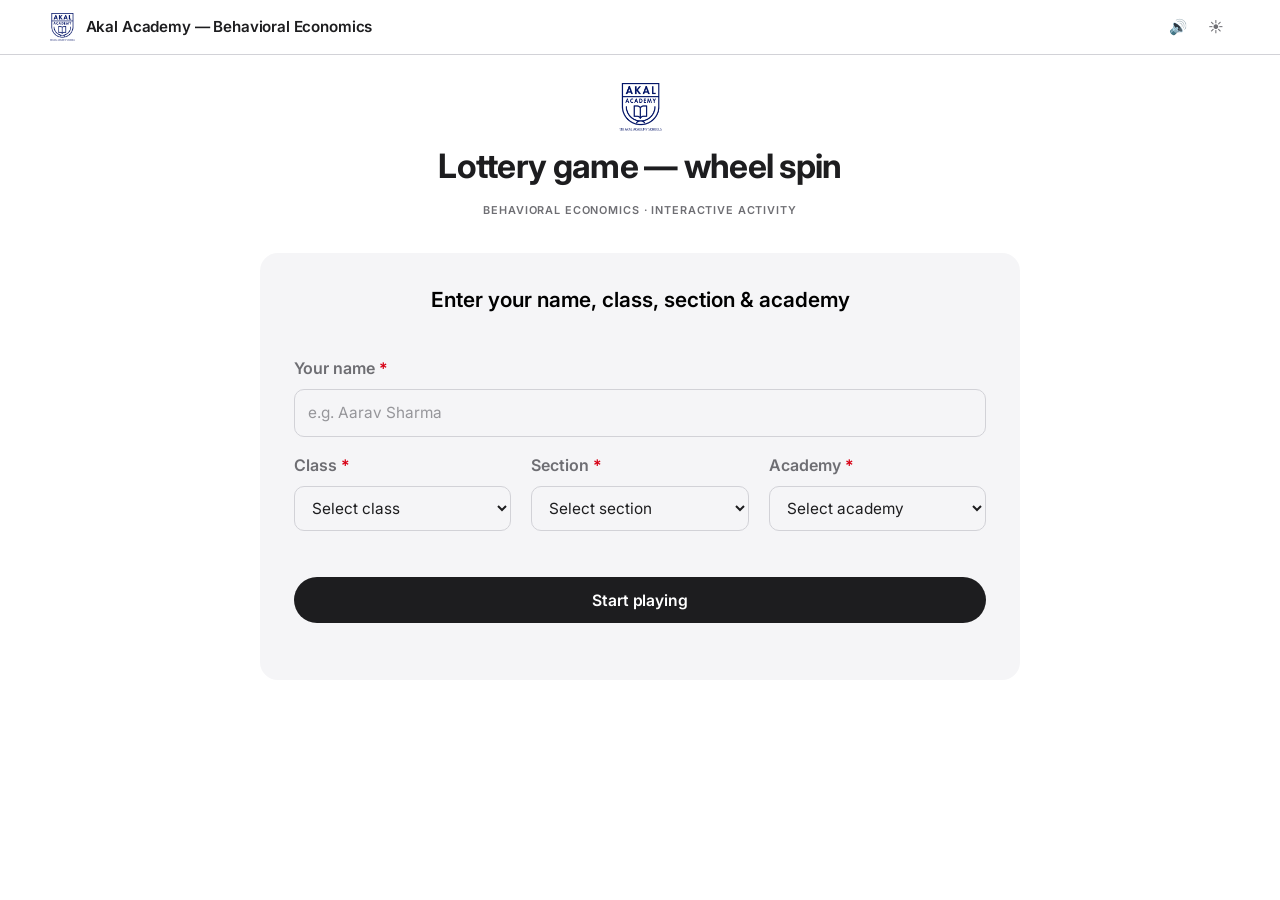
<file: index.html>
<!DOCTYPE html>
<html lang="en" data-theme="light">
<head>
<meta charset="UTF-8">
<meta name="viewport" content="width=device-width, initial-scale=1.0">
<title>Lottery Game &mdash; Wheel Spin</title>
<meta name="description" content="An interactive behavioral economics lottery task measuring loss aversion and risk-taking through a spinning wheel.">

<!-- Google Fonts: Inter as the fallback for -apple-system — on Apple devices
     the page renders in real SF Pro; everywhere else it renders in Inter,
     the closest open match. One typeface throughout, varied only by weight. -->
<link rel="preconnect" href="https://fonts.googleapis.com">
<link rel="preconnect" href="https://fonts.gstatic.com" crossorigin>
<link href="https://fonts.googleapis.com/css2?family=Inter:wght@400;500;600;700;800&display=swap" rel="stylesheet">

<link rel="stylesheet" href="style.css?v=20261014">
<link rel="icon" type="image/png" href="akal-academy-logo.png">
</head>
<body>

<!-- Skip link for keyboard / screen-reader users -->
<a class="skip-link" href="#mainRegion">Skip to content</a>

<div id="app">

  <!-- ============================= HEADER ============================= -->
  <header class="app-header">
    <div class="brand">
      <span class="brand-mark" aria-hidden="false">
        <img src="akal-academy-logo.png" alt="Akal Academy logo" class="brand-logo">
      </span>
      <span class="brand-text">Akal Academy &mdash;  Behavioral Economics</span>
    </div>

    <div class="header-controls">
      <button id="soundToggle" class="icon-button" type="button" aria-pressed="true" aria-label="Mute sound effects">
        <span class="icon-sound-on" aria-hidden="true">&#128266;</span>
        <span class="icon-sound-off" aria-hidden="true" hidden>&#128263;</span>
      </button>
      <button id="themeToggle" class="icon-button" type="button" aria-pressed="false" aria-label="Switch to dark mode">
        <span class="icon-theme-light" aria-hidden="true">&#9728;</span>
        <span class="icon-theme-dark" aria-hidden="true" hidden>&#9789;</span>
      </button>
    </div>
  </header>

  <main id="mainRegion">

    <!-- ========================= WELCOME SCREEN ========================= -->
    <section id="welcomeScreen" class="screen screen-wide is-active" aria-labelledby="welcomeTitle">
      <div class="welcome-intro">
        <div class="welcome-logo-wrap">
          <img src="akal-academy-logo.png" alt="Akal Academy logo" class="welcome-logo">
        </div>
        <h1 id="welcomeTitle">Lottery game &mdash; wheel spin</h1>
        <p class="eyebrow">
          Behavioral Economics &middot; Interactive Activity
        </p>
      </div>

      <div class="identity-card-wrap">
        <div class="identity-card" id="identityCard">
          <p class="identity-instruction">Enter your name, class, section & academy </p>
          <div class="identity-fields">
            <div class="field field-name">
              <label for="studentNameInput">Your name <span class="required" style="color: var(--color-red);">*</span></label>
              <input type="text" id="studentNameInput" name="studentName" autocomplete="name" placeholder="e.g. Aarav Sharma" required>
            </div>
            <div class="field">
              <label for="studentClassSelect">Class <span class="required" style="color: var(--color-red);">*</span></label>
              <select id="studentClassSelect" name="studentClass" required>
                <option value="" disabled selected>Select class</option>
                <option value="VI">VI</option>
                <option value="VII">VII</option>
                <option value="VIII">VIII</option>
                <option value="IX">IX</option>
                <option value="X">X</option>
                <option value="XI">XI</option>
                <option value="XII">XII</option>
              </select>
            </div>
            <div class="field">
              <label for="studentSectionSelect">Section <span class="required" style="color: var(--color-red);">*</span></label>
              <select id="studentSectionSelect" name="studentSection" required>
                <option value="" disabled selected>Select section</option>
                <option value="A">A</option>
                <option value="B">B</option>
                <option value="C">C</option>
                <option value="D">D</option>
                <option value="E">E</option>
                <option value="F">F</option>
                <option value="G">G</option>
                <option value="H">H</option>
              </select>
            </div>
            <div class="field">
              <label for="studentAcademySelect">Academy <span class="required" style="color: var(--color-red);">*</span></label>
              <select id="studentAcademySelect" name="studentAcademy" required>
                <option value="" disabled selected>Select academy</option>
                <option value="AA Ajitsar Ratia">AA Ajitsar Ratia</option>
                <option value="AA Bagha">AA Bagha</option>
                <option value="AA Baru Sahib">AA Baru Sahib</option>
                <option value="AA Bakarwal">AA Bakarwal</option>
                <option value="AA Balbehra">AA Balbehra</option>
                <option value="AA Bangi Nihal Singh Wala">AA Bangi Nihal Singh Wala</option>
                <option value="AA Baragura">AA Baragura</option>
                <option value="AA Basarke">AA Basarke</option>
                <option value="AA Basti Vasava Singh">AA Basti Vasava Singh</option>
                <option value="AA Behak Fattu">AA Behak Fattu</option>
                <option value="AA Benra">AA Benra</option>
                <option value="AA Bhadaur">AA Bhadaur</option>
                <option value="AA Bhai Desa">AA Bhai Desa</option>
                <option value="AA Bharana">AA Bharana</option>
                <option value="AA Bharyal Lahri">AA Bharyal Lahri</option>
                <option value="AA Bhunsla">AA Bhunsla</option>
                <option value="AA Bilga">AA Bilga</option>
                <option value="AA Boparai Kalan">AA Boparai Kalan</option>
                <option value="AA Chahal Kalan">AA Chahal Kalan</option>
                <option value="AA Chak Bhai Ke">AA Chak Bhai Ke</option>
                <option value="AA Chak Desraj">AA Chak Desraj</option>
                <option value="AA Chak Mander">AA Chak Mander</option>
                <option value="AA cheema (Eng. Medium)">AA cheema (Eng. Medium)</option>
                <option value="AA Cheema(Punjabi Medium)">AA Cheema(Punjabi Medium)</option>
                <option value="AA Chogawan">AA Chogawan</option>
                <option value="AA Cholang">AA Cholang</option>
                <option value="AA Chunni Kalan">AA Chunni Kalan</option>
                <option value="AA Dadehar Sahib">AA Dadehar Sahib</option>
                <option value="AA Dakra Sahib">AA Dakra Sahib</option>
                <option value="AA Damdama Sahib">AA Damdama Sahib</option>
                <option value="AA Darewala">AA Darewala</option>
                <option value="AA Dashmesh Nagar">AA Dashmesh Nagar</option>
                <option value="AA Daula">AA Daula</option>
                <option value="AA Dhaliwal Bait">AA Dhaliwal Bait</option>
                <option value="AA Dhamot">AA Dhamot</option>
                <option value="AA Dhanal Kalan">AA Dhanal Kalan</option>
                <option value="AA Dharamgarh Chhanna">AA Dharamgarh Chhanna</option>
                <option value="AA Dhindsa">AA Dhindsa</option>
                <option value="AA Dhotian">AA Dhotian</option>
                <option value="AA Dhudial">AA Dhudial</option>
                <option value="AA Dhugga Kalan">AA Dhugga Kalan</option>
                <option value="AA Dialpura Mirza">AA Dialpura Mirza</option>
                <option value="AA Ellenabad">AA Ellenabad</option>
                <option value="AA Fatehgarh Chhanna">AA Fatehgarh Chhanna</option>
                <option value="AA Fatehgarh Ganduan">AA Fatehgarh Ganduan</option>
                <option value="AA Ganganagar">AA Ganganagar</option>
                <option value="AA Ghugg">AA Ghugg</option>
                <option value="AA Gobindpur">AA Gobindpur</option>
                <option value="AA Gomti">AA Gomti</option>
                <option value="AA Gurudwara Sacha Sauda">AA Gurudwara Sacha Sauda</option>
                <option value="AA Habri">AA Habri</option>
                <option value="AA Holi-Brara">AA Holi-Brara</option>
                <option value="AA Jaga Ram Tirath">AA Jaga Ram Tirath</option>
                <option value="AA Jand Sahib">AA Jand Sahib</option>
                <option value="AA Jandiali">AA Jandiali</option>
                <option value="AA Jawaharke">AA Jawaharke</option>
                <option value="AA Jhande">AA Jhande</option>
                <option value="AA Jhandiana">AA Jhandiana</option>
                <option value="AA Kajri">AA Kajri</option>
                <option value="AA Kakra Kalan">AA Kakra Kalan</option>
                <option value="AA Kaleke">AA Kaleke</option>
                <option value="AA Kalloh">AA Kalloh</option>
                <option value="AA Kamalpur">AA Kamalpur</option>
                <option value="AA Kamrani">AA Kamrani</option>
                <option value="AA Kauriwara">AA Kauriwara</option>
                <option value="AA Khamanon Khurd">AA Khamanon Khurd</option>
                <option value="AA Khera">AA Khera</option>
                <option value="AA Khichipur">AA Khichipur</option>
                <option value="AA Khokhar">AA Khokhar</option>
                <option value="AA Khuian Sarwar">AA Khuian Sarwar</option>
                <option value="AA Killi Nihal Singh Wala">AA Killi Nihal Singh Wala</option>
                <option value="AA Kollianwali">AA Kollianwali</option>
                <option value="AA Kusla">AA Kusla</option>
                <option value="AA Madhir">AA Madhir</option>
                <option value="AA Madhopur">AA Madhopur</option>
                <option value="AA Majri">AA Majri</option>
                <option value="AA Makhangarh">AA Makhangarh</option>
                <option value="AA Manal">AA Manal</option>
                <option value="AA Manawan">AA Manawan</option>
                <option value="AA Mander">AA Mander</option>
                <option value="AA Mander Dona">AA Mander Dona</option>
                <option value="AA Manoli Surat">AA Manoli Surat</option>
                <option value="AA Mayo Patti">AA Mayo Patti</option>
                <option value="AA Mehal Kalan">AA Mehal Kalan</option>
                <option value="AA Moonak">AA Moonak</option>
                <option value="AA Mullianwal">AA Mullianwal</option>
                <option value="AA Navan Quilla">AA Navan Quilla</option>
                <option value="AA Padampur 31BB">AA Padampur 31BB</option>
                <option value="AA Pawen (Chingra)">AA Pawen (Chingra)</option>
                <option value="AA Phaphre Bhai Ke">AA Phaphre Bhai Ke</option>
                <option value="AA Play school Ambala">AA Play school Ambala</option>
                <option value="AA Puranewala">AA Puranewala</option>
                <option value="AA Rachhin">AA Rachhin</option>
                <option value="AA Raipur Peer Baksh Wala">AA Raipur Peer Baksh Wala</option>
                <option value="AA Rajia">AA Rajia</option>
                <option value="AA Rampur Narotampur">AA Rampur Narotampur</option>
                <option value="AA Rampur Sunra">AA Rampur Sunra</option>
                <option value="AA Ramsinghpur">AA Ramsinghpur</option>
                <option value="AA Ranno">AA Ranno</option>
                <option value="AA Rasulpur Bait">AA Rasulpur Bait</option>
                <option value="AA Ratolan">AA Ratolan</option>
                <option value="AA Ratta Khera">AA Ratta Khera</option>
                <option value="AA Rattian">AA Rattian</option>
                <option value="AA Reeth Kheri">AA Reeth Kheri</option>
                <option value="AA Rori">AA Rori</option>
                <option value="AA Salam Khera">AA Salam Khera</option>
                <option value="AA Sangha">AA Sangha</option>
                <option value="AA Saniana">AA Saniana</option>
                <option value="AA Santgarh">AA Santgarh</option>
                <option value="AA Seona">AA Seona</option>
                <option value="AA Sheron Bagha">AA Sheron Bagha</option>
                <option value="AA Sowaddi Kalan">AA Sowaddi Kalan</option>
                <option value="AA Sri Muktsar Sahib">AA Sri Muktsar Sahib</option>
                <option value="AA Sujanpur">AA Sujanpur</option>
                <option value="AA Sukhanwala">AA Sukhanwala</option>
                <option value="AA Teja Singh Wala">AA Teja Singh Wala</option>
                <option value="AA Telipura">AA Telipura</option>
                <option value="AA Theh Kalandhar">AA Theh Kalandhar</option>
                <option value="AA Tibber">AA Tibber</option>
                <option value="AA Ubhia">AA Ubhia</option>
                <option value="AA Uddat Saidewala">AA Uddat Saidewala</option>
                <option value="AA Vachhoa">AA Vachhoa</option>
              </select>
            </div>
          </div>

          <button id="beginButton" class="btn btn-primary btn-large identity-submit" type="button">
            Start playing
          </button>
          <p class="submit-status" id="submitStatus" aria-live="polite"></p>
        </div>
      </div>
    </section>


    <!-- ======================== EXPERIMENT SCREEN ======================== -->
    <section id="experimentScreen" class="screen" aria-labelledby="experimentTitle">

      <div class="progress-track" role="progressbar" aria-valuemin="0" aria-valuemax="100"
           aria-valuenow="0" aria-label="Experiment progress" id="progressTrack">
        <div class="progress-fill" id="progressFill"></div>
      </div>

      <h1 id="experimentTitle" class="visually-hidden">Spin the wheel</h1>

      <div class="game-heading">
        <!-- Only this line: "Let's play a game!" first, then "Let's play another game!". -->
        <p class="game-title" id="newGameBanner" aria-live="polite">Let&rsquo;s play a game!</p>
      </div>

      <p class="game-intro" id="gameIntro">
        You will start with <strong>40 points</strong>. Here is a wheel that is half
        <span class="word-red">RED</span> and half <span class="word-green">GREEN</span>.
      </p>

      <!-- The wheel is always on screen and stays still until a spin is chosen. -->
      <div class="wheel-stage wheel-stage-board" id="wheelStage">
        <div class="wheel-pointer" aria-hidden="true"></div>
        <div class="wheel-container">
          <svg id="wheelSvg" viewBox="0 0 400 400" role="img" aria-label="Wheel that is half red and half green">
            <g id="wheelGroup"></g>
          </svg>
        </div>
      </div>

      <div class="choice-flow" id="choiceFlow">
        <p class="choice-heading">You have to make a choice:</p>
        <ul class="choice-list">
          <li><strong>SPIN</strong> the wheel, or</li>
          <li><strong>DO NOT SPIN</strong> the wheel.</li>
        </ul>

        <p class="choice-heading">If you choose to <strong>SPIN</strong>:</p>
        <ul class="outcome-list">
          <li class="outcome outcome-green" id="outcomeGreen">
            <span class="outcome-icon" aria-hidden="true">&#128994;</span>
            <span>If the wheel lands on <strong>GREEN</strong>, you gain <span class="pts-gain" id="gainValue">10 points</span>.</span>
          </li>
          <li class="outcome outcome-red" id="outcomeRed">
            <span class="outcome-icon" aria-hidden="true">&#128308;</span>
            <span>If the wheel lands on <strong>RED</strong>, you lose <span class="pts-loss" id="lossValue">2 points</span>.</span>
          </li>
        </ul>

        <p class="choice-note" id="keepNote">
          If you choose <strong>DO NOT SPIN</strong>, you keep your <strong>40 points</strong> and nothing changes.
        </p>
      </div>

      <p class="decision-question" id="decisionQuestion">What would you like to do?</p>

      <div class="controls">
        <button id="spinButton" class="btn btn-primary btn-large" type="button">Spin the wheel</button>
        <button id="stopButton" class="btn btn-primary btn-large" type="button">Do not spin the wheel</button>
      </div>

    </section>

    <!-- ========================== RESULTS SCREEN ========================== -->
    <section id="resultsScreen" class="screen" aria-labelledby="resultsTitle">
      <div class="panel results-panel">
        <p class="eyebrow">Wheel stopped</p>
        <h1 id="resultsTitle">Here's how your spins played out.</h1>
        <p class="results-identity" id="resultsIdentity"></p>

        <div class="summary-grid" id="summaryGrid">
          <!-- Summary cards injected by JavaScript -->
        </div>

        <div class="debrief-box" id="debriefBox">
          <!-- Dynamic "what happened" sentence injected by JavaScript -->
        </div>

        <h2 class="history-heading">Full spin history</h2>
        <div class="history-table-wrap">
          <table class="history-table" id="historyTable">
            <thead>
              <tr>
                <th scope="col">#</th>
                <th scope="col">Result</th>
                <th scope="col">Points</th>
                <th scope="col">Reaction time</th>
              </tr>
            </thead>
            <tbody id="historyTableBody"></tbody>
          </table>
        </div>

        <div class="export-controls">
          <button id="downloadCsvButton" class="btn btn-secondary" type="button">Download my results (CSV)</button>
          <button id="downloadJsonButton" class="btn btn-secondary" type="button">Download (JSON)</button>
          <button id="restartButton" class="btn btn-ghost" type="button">Start a new session</button>
        </div>
        <p class="export-note">Keep this file as a backup in case your results don't reach the class sheet.</p>
        <p class="submit-status" id="resultsSubmitStatus" aria-live="polite"></p>
      </div>
    </section>

</main>
</div>

<!-- 3rd-loss checkpoint dialog: lists each round played so far (win/loss,
     no running total) and asks whether the student wants to keep going. -->
<div id="checkpointModal" class="modal-overlay" hidden>
  <div class="modal" role="alertdialog" aria-modal="true" aria-labelledby="checkpointModalTitle" aria-describedby="checkpointModalBody">
    <h2 id="checkpointModalTitle">Checkpoint &mdash; 3 losses so far</h2>
    <p id="checkpointModalBody">Here's where things stand. Want to keep spinning?</p>
    <div class="checkpoint-stats" id="checkpointStats">
      <!-- Stat tiles injected by JavaScript -->
    </div>
    <div class="modal-actions">
      <button id="checkpointContinueButton" class="btn btn-primary" type="button">Keep spinning</button>
      <button id="checkpointStopButton" class="btn btn-ghost" type="button">Do not spin &amp; see results</button>
    </div>
  </div>
</div>

<!-- Stop-experiment confirmation dialog -->
<div id="confirmModal" class="modal-overlay" hidden>
  <div class="modal" role="alertdialog" aria-modal="true" aria-labelledby="confirmModalTitle" aria-describedby="confirmModalBody">
    <h2 id="confirmModalTitle">Do not spin the wheel?</h2>
    <p id="confirmModalBody">
      You will keep your 40 points and nothing changes in this game.
      Play then moves on to the next game.
    </p>
    <div class="modal-actions">
      <button id="confirmStopButton" class="btn btn-primary" type="button">Yes, do not spin</button>
      <button id="cancelStopButton" class="btn btn-ghost" type="button">Go back</button>
    </div>
  </div>
</div>

<!-- Per-game result notification: shown after every game for the rest of
     the result hold, then closes on its own. -->
<div id="roundModal" class="modal-overlay final-overlay" hidden>
  <div class="modal final-modal round-modal" role="status" aria-live="polite">
    <div class="final-badge" id="roundBadge" aria-hidden="true">&#10003;</div>
    <p class="final-eyebrow" id="roundEyebrow">Your result</p>
    <p class="final-points">You got <span class="final-points-number" id="roundPointsValue">0</span> points</p>
    <p class="final-calc" id="roundCalc"></p>
    <p class="final-sub" id="roundSub"></p>
  </div>
</div>

<!-- Final-points notification: appears over a lightly blurred experiment
     screen when the session ends; "See my results" opens the results screen. -->
<div id="finalModal" class="modal-overlay final-overlay" hidden>
  <div class="modal final-modal" role="alertdialog" aria-modal="true" aria-labelledby="finalModalTitle" aria-describedby="finalModalBody">
    <div class="final-badge" aria-hidden="true">&#10003;</div>
    <p class="final-eyebrow" id="finalModalTitle">Session complete</p>
    <p class="final-points" id="finalModalBody">You got <span class="final-points-number" id="finalPointsValue">0</span> points</p>
    <p class="final-calc" id="finalCalc"></p>
    <p class="final-sub" id="finalSub"></p>
    <button id="finalContinueButton" class="btn btn-primary btn-large" type="button">See my results</button>
  </div>
</div>

<!-- Game-transition flash: slides in from the right, settles in the
     center, then slides out to the left, revealing the next game
     underneath. Fires whenever play moves from one game to the next
     (after a spin result or after "keep my points"), so it's unmistakable
     that a fresh lottery round has started. Purely visual — aria-hidden,
     screen readers get the new "Game N" heading directly instead. -->
<div id="gameTransitionOverlay" class="game-transition-overlay" hidden aria-hidden="true">
  <div class="game-transition-inner">
    <p class="game-transition-eyebrow">New round</p>
    <p class="game-transition-text" id="gameTransitionText">Game 2</p>
  </div>
</div>

<script src="script.js?v=20261014"></script>
</body>
</html>
</file>
<file: style.css>
/* =========================================================================
   THE WHEEL TASK — STYLESHEET
   Design language: Apple.com-style minimalism. White (or true black in dark
   mode), near-black type, one restrained accent blue reserved for links and
   focus states, flat surfaces instead of bordered cards, generous spacing,
   and everything eased smoothly. Red and green stay reserved for the wheel
   itself — the only color that carries meaning rather than decoration.
   ========================================================================= */

/* ---------------------------- Design tokens ---------------------------- */
:root {
  /* Palette — light */
  --color-paper: #ffffff;
  --color-section-alt: #f5f5f7;
  --color-ink: #1d1d1f;
  --color-ink-soft: #6e6e73;
  --color-border: #d2d2d7;
  --color-accent: #0071e3;
  --color-accent-strong: #0058b0;
  --btn-primary-bg: #1d1d1f;
  --btn-primary-bg-hover: #000000;
  --btn-primary-ink: #ffffff;
  --color-green: #1e8e3e;
  --color-green-dark: #1a7a35;
  --color-red: #d70015;
  --color-red-dark: #b40012;
  --color-focus: #0071e3;
  --color-frost-overlay: rgba(255, 255, 255, 0.62);
  --shadow-float: 0 2px 8px rgba(0, 0, 0, 0.06), 0 16px 40px rgba(0, 0, 0, 0.10);

  /* One typeface throughout, at different weights — genuinely SF Pro on
     Apple hardware, Inter everywhere else as the closest open match. */
  --font-sans: -apple-system, BlinkMacSystemFont, "Inter", "Segoe UI", Roboto, Helvetica, Arial, sans-serif;

  /* Layout */
  --radius-sm: 10px;
  --radius-md: 18px;
  --radius-lg: 28px;
  --radius-pill: 980px;
  --content-max: 680px;
  --ease: cubic-bezier(0.4, 0, 0.2, 1);
  --transition-fast: 220ms var(--ease);
}

[data-theme="dark"] {
  /* Palette — dark */
  --color-paper: #000000;
  --color-section-alt: #1d1d1f;
  --color-ink: #f5f5f7;
  --color-ink-soft: #86868b;
  --color-border: #38383a;
  --color-accent: #2997ff;
  --color-accent-strong: #6cb4ff;
  --btn-primary-bg: #f5f5f7;
  --btn-primary-bg-hover: #ffffff;
  --btn-primary-ink: #1d1d1f;
  --color-green: #30d158;
  --color-green-dark: #63e07f;
  --color-red: #ff453a;
  --color-red-dark: #ff7b73;
  --color-focus: #2997ff;
  --color-frost-overlay: rgba(0, 0, 0, 0.6);
  --shadow-float: 0 2px 10px rgba(0, 0, 0, 0.4), 0 20px 46px rgba(0, 0, 0, 0.5);
}

/* ------------------------------- Reset ---------------------------------- */
*, *::before, *::after { box-sizing: border-box; }
html, body { height: 100%; }
body {
  margin: 0;
  background: var(--color-paper);
  color: var(--color-ink);
  font-family: var(--font-sans);
  line-height: 1.6;
  -webkit-font-smoothing: antialiased;
  transition: background-color var(--transition-fast), color var(--transition-fast);
  overflow-x: hidden;
}

h1, h2, h3 {
  font-family: var(--font-sans);
  font-weight: 700;
  margin: 0 0 0.4em;
  color: var(--color-ink);
  letter-spacing: -0.021em;
  line-height: 1.1;
}
p { margin: 0 0 1em; color: var(--color-ink-soft); }
ol, ul { padding: 0; margin: 0; list-style: none; }
button { font-family: inherit; }
table { border-collapse: collapse; width: 100%; }

.visually-hidden {
  position: absolute; width: 1px; height: 1px; padding: 0; margin: -1px;
  overflow: hidden; clip: rect(0,0,0,0); white-space: nowrap; border: 0;
}

.skip-link {
  position: absolute; left: -999px; top: 0; background: var(--color-ink);
  color: var(--color-paper); padding: 0.75em 1.25em; z-index: 100;
  border-radius: 0 0 var(--radius-sm) 0; font-weight: 600;
}
.skip-link:focus { left: 0; }

:focus-visible {
  outline: 2px solid var(--color-focus);
  outline-offset: 3px;
  border-radius: 2px;
}

@media (prefers-reduced-motion: reduce) {
  * { animation-duration: 0.001ms !important; animation-iteration-count: 1 !important; transition-duration: 0.001ms !important; }
}

/* ------------------------------- Layout --------------------------------- */
#app { min-height: 100%; display: flex; flex-direction: column; }

.app-header {
  display: flex;
  align-items: center;
  justify-content: space-between;
  padding: 0.7rem clamp(1.25rem, 4vw, 3rem);
  border-bottom: 1px solid var(--color-border);
  background: var(--color-paper);
  background: color-mix(in srgb, var(--color-paper) 92%, transparent);
  backdrop-filter: saturate(180%) blur(12px);
  position: sticky;
  top: 0;
  z-index: 10;
}
.brand { display: flex; align-items: center; gap: 0.6rem; color: var(--color-ink); min-width: 0; }
.brand-mark { display: inline-flex; align-items: center; flex-shrink: 0; }
.brand-logo { height: 28px; width: auto; display: block; }
.brand-text {
  font-weight: 600;
  font-size: clamp(0.78rem, 2.6vw, 0.95rem);
  letter-spacing: -0.01em;
  white-space: nowrap;
  overflow: hidden;
  text-overflow: ellipsis;
}
.brand-spark { display: none; }

.header-controls { display: flex; gap: 0.4rem; }
.icon-button {
  width: 32px; height: 32px;
  display: inline-flex; align-items: center; justify-content: center;
  border-radius: 50%;
  border: none;
  background: transparent;
  cursor: pointer;
  font-size: 0.92rem;
  color: var(--color-ink-soft);
  transition: background-color var(--transition-fast), color var(--transition-fast);
}
.icon-button:hover { background: var(--color-section-alt); color: var(--color-ink); }
.icon-button:active { transform: scale(0.94); }

main { flex: 1; display: flex; justify-content: center; padding: clamp(1.1rem, 3vw, 1.75rem) 1.25rem 2rem; }

.screen { display: none; width: 100%; max-width: var(--content-max); scroll-margin-top: 76px; }
.screen.screen-wide { max-width: 1040px; }
.screen.is-active { display: block; animation: screen-in 420ms var(--ease) both; }
@keyframes screen-in { from { opacity: 0; transform: translateY(14px); } to { opacity: 1; transform: none; } }

/* -------------------------------- Panels -------------------------------- */
.panel { padding: 0; }

.eyebrow {
  text-transform: uppercase;
  letter-spacing: 0.08em;
  font-size: 0.68rem;
  font-weight: 600;
  color: var(--color-ink-soft);
  margin-bottom: 0.4em;
}

/* -------------------------- Welcome: centered intro -------------------------- */
.welcome-intro {
  text-align: center;
  max-width: 640px;
  margin: 0 auto 2rem;
}
.welcome-logo-wrap {
  display: flex;
  justify-content: center;
  margin-bottom: 1rem;
}
.welcome-logo { display: block; height: 48px; width: auto; }

.welcome-intro h1 {
  font-size: clamp(1.5rem, 3.6vw, 2.1rem);
  line-height: 1.15;
  margin-bottom: 0.6rem;
}

.welcome-intro .eyebrow {
  display: inline-flex;
  align-items: center;
  justify-content: center;
  gap: 0.45em;
  margin: 0 auto;
}
.eyebrow-icon {
  width: 14px;
  height: 14px;
  color: var(--color-accent);
  flex-shrink: 0;
}

.pts-gain { color: var(--color-green-dark); font-weight: 700; white-space: nowrap; } /* keeps the +/− sign attached to its number */
.pts-loss { color: var(--color-red-dark); font-weight: 700; white-space: nowrap; }

.identity-card-wrap {
  max-width: 760px;
  margin: 2rem auto 0;
}
.identity-card {
  background: var(--color-section-alt);
  border-radius: var(--radius-md);
  padding: 1.75rem 2rem;
  margin: 0;
  border: 2px solid transparent;
  transition: border-color var(--transition-fast);
}
.identity-card.has-error {
  border-color: var(--color-red);
  animation: identity-card-shake 380ms var(--ease);
}
@keyframes identity-card-shake {
  0%, 100% { transform: translateX(0); }
  25% { transform: translateX(-6px); }
  50% { transform: translateX(5px); }
  75% { transform: translateX(-3px); }
}
@media (prefers-reduced-motion: reduce) {
  .identity-card.has-error { animation: none; }
}
.identity-instruction {
  font-size: 1.3rem;
  font-weight: 600;
  color: black;
  text-align: center;
  margin: 0 0 2.5rem;
  
}
.identity-fields {
  display: grid;
  grid-template-columns: repeat(3, 1fr);
  gap: 1rem 1.25rem;
  margin: 0;
}
.field-name { grid-column: 1 / -1; }
@media (max-width: 560px) {
  .identity-fields { grid-template-columns: 1fr 1fr; }
}
.field label {
  display: block;
  font-size: 1rem;
  font-weight: 600;
  color: var(--color-ink-soft);
  margin-bottom: 0.45em;
}
.field input[type="text"],
.field select {
  width: 100%;
  font: inherit;
  font-size: 0.96rem;
  color: var(--color-ink);
  background: var(--color-paper-raised);
  border: 1px solid var(--color-border);
  border-radius: var(--radius-sm);
  padding: 0.7em 0.85em;
  transition: border-color var(--transition-fast), background-color var(--transition-fast);
}
.field select { cursor: pointer; }
.field input[type="text"]:focus,
.field select:focus {
  outline: none;
  background: var(--color-paper);
  border-color: var(--color-accent);
}
.field input[type="text"]::placeholder { color: var(--color-ink-soft); opacity: 0.7; }

.identity-submit {
  margin-top: 2.9rem;
  padding: 1.05em 1.5em;
  font-size: 1.02rem;
}
.identity-card .submit-status { margin-top: 0.85rem; margin-bottom: 0; }

.submit-status {
  font-size: 0.78rem;
  color: var(--color-ink-soft);
  text-align: center;
  min-height: 1.1em;
  margin: 0.5rem 0 0;
}
.submit-status[data-state="ok"] { color: var(--color-green-dark); }
.submit-status[data-state="error"] { color: var(--color-red-dark); }

/* -------------------------------- Buttons -------------------------------- */
.btn {
  display: inline-flex; align-items: center; justify-content: center;
  border-radius: var(--radius-pill);
  border: 1px solid transparent;
  padding: 0.65em 1.6em;
  font-weight: 600;
  letter-spacing: -0.005em;
  font-size: 0.94rem;
  cursor: pointer;
  transition: background-color var(--transition-fast), color var(--transition-fast), border-color var(--transition-fast), transform var(--transition-fast), opacity var(--transition-fast);
}
.btn:active:not(:disabled) { transform: scale(0.98); }
.btn:disabled { opacity: 0.4; cursor: not-allowed; }

.btn-primary {
  background: var(--btn-primary-bg);
  color: var(--btn-primary-ink);
}
.btn-primary:hover:not(:disabled) { background: var(--btn-primary-bg-hover); }

.btn-secondary { background: transparent; color: var(--color-ink); border-color: var(--color-border); }
.btn-secondary:hover:not(:disabled) { border-color: var(--color-ink); }

.btn-ghost { background: transparent; color: var(--color-accent); border-color: transparent; padding: 0.65em 1.1em; }
.btn-ghost:hover:not(:disabled) { color: var(--color-accent-strong); }

.btn-large { width: 100%; padding: 0.8em 1.5em; font-size: 0.98rem; }

/* ---------------------------- Experiment screen --------------------------- */
.progress-track {
  height: 4px;
  border-radius: 999px;
  background: var(--color-border);
  overflow: hidden;
  margin: 0 auto 0.5rem;
  max-width: 440px;
}
.progress-fill {
  height: 100%;
  width: 0%;
  background: var(--color-ink);
  transition: width 420ms var(--ease);
}
.progress-label {
  text-align: center;
  font-size: 0.78rem;
  font-weight: 500;
  color: var(--color-ink-soft);
  margin-bottom: 1rem;
}

/* Subtle, smooth feedback — a gentle scale, never a jarring shake. */
.wheel-stage.is-shaking { animation: settle-pulse 420ms var(--ease); }
@keyframes settle-pulse {
  0% { opacity: 1; }
  35% { opacity: 0.75; }
  100% { opacity: 1; }
}

/* --------------------------- Game / MP heading ------------------------------ */
.game-heading { text-align: center; margin-bottom: 1.1rem; }
.game-title {
  font-size: clamp(1.4rem, 5vw, 1.8rem);
  font-weight: 800;
  letter-spacing: -0.015em;
  margin: 0 0 0.35em;
  color: var(--color-ink);
}

/* --------------------------------- Wheel ---------------------------------- */
.wheel-stage {
  position: relative;
  display: flex;
  justify-content: center;
  margin: 0 auto 1rem;
  width: min(52vw, 230px);
  transition: opacity var(--transition-fast);
}

.wheel-container { position: relative; width: 100%; aspect-ratio: 1 / 1; }
#wheelSvg {
  position: relative;
  width: 100%; height: 100%; display: block;
  filter: drop-shadow(0 12px 24px rgba(0,0,0,0.12));
}
.bulb-ring-svg { display: none; }
#wheelGroup { transform-origin: 200px 200px; }

/* ------------------------------ Game layout ------------------------------- */
#experimentScreen { max-width: 720px; }

.game-intro {
  max-width: 560px;
  margin: 0 auto 1rem;
  text-align: center;
  font-size: clamp(1.1rem, 2.8vw, 1.3rem);
  line-height: 1.5;
  color: var(--color-ink);
}
.word-red { color: var(--color-red-dark); font-weight: 800; }
.word-green { color: var(--color-green-dark); font-weight: 800; }

/* One simple top-to-bottom sequence: heading, intro, wheel, choices, question, buttons. */
.wheel-stage-board { width: min(70vw, 300px); margin: 0 auto 1.5rem; }

.choice-flow {
  max-width: 560px;
  margin: 0 auto 1.25rem;
  font-size: 1.05rem;
  line-height: 1.55;
  color: var(--color-ink);
}
.choice-heading { margin: 0 0 0.35rem; font-weight: 700; }
.choice-list { margin: 0 0 1.1rem; padding-left: 1.3rem; }
.outcome-list {
  list-style: none;
  margin: 0 0 1.1rem;
  padding: 0;
  display: flex;
  flex-direction: column;
  gap: 0.4rem;
}
.outcome {
  display: flex;
  gap: 0.6rem;
  align-items: flex-start;
  padding: 0.5rem 0.75rem;
  border: 2px solid transparent;
  border-radius: var(--radius-sm);
  background: var(--color-section-alt);
  transition: background-color 300ms var(--ease), border-color 300ms var(--ease);
}
.outcome-icon { line-height: 1.55; }
.outcome.is-hit-green { border-color: var(--color-green); background: rgba(47, 143, 91, 0.14); }
.outcome.is-hit-red { border-color: var(--color-red); background: rgba(198, 71, 63, 0.14); }
.choice-note { margin: 0; }

.controls { display: flex; flex-wrap: wrap; gap: 0.75rem; justify-content: center; }
.controls .btn-large { flex: 1 1 200px; width: auto; max-width: 280px; }

.decision-question {
  font-weight: 700;
  font-size: 1.15rem;
  margin: 0 0 0.9rem;
  color: var(--color-ink);
  text-align: center;
}

.wheel-pointer {
  position: absolute;
  top: -6px;
  left: 50%;
  transform: translateX(-50%);
  width: 0;
  height: 0;
  border-left: 11px solid transparent;
  border-right: 11px solid transparent;
  border-top: 18px solid var(--color-ink);
  z-index: 3;
}


/* -------------------------------- Results --------------------------------- */
.results-panel h1 { font-size: clamp(1.3rem, 3vw, 1.7rem); }
.results-identity { font-size: 0.85rem; color: var(--color-ink-soft); margin-top: -0.3rem; }

.summary-grid {
  display: grid;
  grid-template-columns: repeat(auto-fit, minmax(130px, 1fr));
  gap: 0.5rem;
  margin: 1rem 0 0.9rem;
}
.summary-card {
  background: var(--color-section-alt);
  border-radius: var(--radius-md);
  padding: 0.85rem 0.9rem;
}
.summary-card .summary-label {
  display: block;
  font-size: 0.65rem;
  text-transform: uppercase;
  letter-spacing: 0.06em;
  font-weight: 600;
  color: var(--color-ink-soft);
  margin-bottom: 0.35em;
}
.summary-card .summary-value {
  display: block;
  font-size: 1.3rem;
  font-weight: 700;
  letter-spacing: -0.02em;
  font-variant-numeric: tabular-nums;
  color: var(--color-ink);
}
.summary-card.accent-green .summary-value { color: var(--color-green-dark); }
.summary-card.accent-red .summary-value { color: var(--color-red-dark); }
.summary-card.accent-gold .summary-value { color: var(--color-ink); }

.debrief-box {
  padding: 0.9rem 0;
  margin-bottom: 0.6rem;
  border-top: 1px solid var(--color-border);
  border-bottom: 1px solid var(--color-border);
  font-size: 0.9rem;
}
.debrief-box h2 { font-size: 0.9rem; margin-bottom: 0.4em; }
.debrief-box p { margin-bottom: 0; color: var(--color-ink-soft); }
.debrief-box strong { color: var(--color-ink); font-weight: 600; }

.history-heading { font-size: 0.92rem; margin-top: 1rem; margin-bottom: 0.5rem; }
.history-table-wrap {
  max-height: 220px;
  overflow-y: auto;
  border: 1px solid var(--color-border);
  border-radius: var(--radius-md);
  margin-bottom: 1rem;
}
.history-table { font-size: 0.8rem; }
.history-table th, .history-table td {
  text-align: left;
  padding: 0.45em 0.7em;
  border-bottom: 1px solid var(--color-border);
  white-space: nowrap;
  font-variant-numeric: tabular-nums;
}
.history-table thead th {
  position: sticky; top: 0;
  background: var(--color-paper);
  font-size: 0.68rem;
  text-transform: uppercase;
  letter-spacing: 0.05em;
  color: var(--color-ink-soft);
}
.history-table tbody tr:last-child td { border-bottom: none; }
.result-pill {
  display: inline-block;
  padding: 0.18em 0.65em;
  border-radius: 999px;
  font-size: 0.72rem;
  font-weight: 600;
  color: #fff;
  text-transform: uppercase;
  letter-spacing: 0.03em;
}
.result-pill.green { background: var(--color-green); }
.result-pill.red { background: var(--color-red); }

.export-controls { display: flex; flex-wrap: wrap; gap: 0.75rem; align-items: center; }

/* ---------------------------- Game-transition flash -------------------------- *
 * A brief, unmissable "Game N" flash between rounds. Slides in from the
 * right on a decelerating ease, holds dead-center, then accelerates back
 * out to the left — timings are driven from script.js so both stay in
 * sync. Fixed + full-viewport so it reads the same regardless of scroll
 * position, and sits above everything except nothing (it's the topmost
 * layer while it's shown). */
.game-transition-overlay {
  position: fixed;
  inset: 0;
  z-index: 200;
  display: flex;
  align-items: center;
  justify-content: center;
  background: var(--color-ink);
  will-change: transform;
}
.game-transition-overlay[hidden] { display: none; }
.game-transition-inner { text-align: center; }
.game-transition-eyebrow {
  text-transform: uppercase;
  letter-spacing: 0.14em;
  font-size: 0.75rem;
  font-weight: 600;
  color: var(--color-paper);
  opacity: 0.6;
  margin: 0 0 0.5em;
}
.game-transition-text {
  font-size: clamp(2.4rem, 9vw, 4.5rem);
  font-weight: 800;
  letter-spacing: -0.02em;
  color: var(--color-paper);
  margin: 0;
}
@media (prefers-reduced-motion: reduce) {
  .game-transition-overlay { transition: opacity 1ms !important; transform: none !important; }
}

.result-pill.kept { background: var(--color-ink-soft); }

/* -------------------------------- Modal ------------------------------------ */
.modal-overlay {
  position: fixed; inset: 0;
  background: rgba(0, 0, 0, 0.35);
  backdrop-filter: blur(4px);
  display: flex; align-items: center; justify-content: center;
  padding: 1rem;
  z-index: 50;
}
.modal-overlay[hidden] { display: none; }
.modal {
  background: var(--color-paper);
  border-radius: var(--radius-lg);
  padding: 1.5rem;
  max-width: 360px;
  width: 100%;
  box-shadow: var(--shadow-float);
  animation: modal-in 240ms var(--ease) both;
}
@keyframes modal-in { from { opacity: 0; transform: translateY(10px) scale(0.98); } to { opacity: 1; transform: none; } }
.modal h2 { font-size: 1.05rem; }
.modal p { font-size: 0.85rem; }
.checkpoint-stats {
  display: flex;
  flex-direction: column;
  gap: 0.4rem;
  margin: 0.9rem 0 0.25rem;
  max-height: 220px;
  overflow-y: auto;
}
.checkpoint-round {
  display: flex;
  align-items: center;
  justify-content: space-between;
  gap: 0.5rem;
  background: var(--color-section-alt);
  border-radius: var(--radius-sm);
  padding: 0.55rem 0.75rem;
  font-size: 0.85rem;
}
.checkpoint-round-label { color: var(--color-ink-soft); font-weight: 600; }
.checkpoint-round-value {
  font-weight: 700;
  font-variant-numeric: tabular-nums;
  white-space: nowrap;
}
.checkpoint-round-value.gain { color: var(--color-green-dark); }
.checkpoint-round-value.loss { color: var(--color-red-dark); }
.checkpoint-round-next {
  border: 1px dashed var(--color-border);
  background: transparent;
}
.modal-actions { display: flex; gap: 0.6rem; margin-top: 1.5rem; }
.modal-actions .btn { flex: 1; }

/* -------------------------------- Responsive -------------------------------- */
@media (max-width: 480px) {
  .app-header { padding: 0.65rem 1rem; }
  .brand-logo { height: 26px; }
  .welcome-logo { height: 38px; }
  .wheel-stage { width: min(48vw, 190px); }
  .screen { scroll-margin-top: 60px; }
}

/* ----------------------- Final points notification ----------------------- */
.final-overlay {
  background: rgba(0, 0, 0, 0.18);
  backdrop-filter: blur(6px);
  -webkit-backdrop-filter: blur(6px);
  z-index: 60;
}
.final-modal {
  max-width: 400px;
  text-align: center;
  padding: 2rem 1.75rem 1.75rem;
  animation: final-in 420ms var(--ease) both;
}
@keyframes final-in {
  from { opacity: 0; transform: translateY(-18px) scale(0.97); }
  to   { opacity: 1; transform: none; }
}
.final-badge {
  width: 52px; height: 52px;
  margin: 0 auto 1rem;
  border-radius: 50%;
  display: flex; align-items: center; justify-content: center;
  background: var(--color-green);
  color: #fff;
  font-size: 1.6rem; font-weight: 700;
  animation: final-pop 520ms var(--ease) 150ms both;
}
@keyframes final-pop {
  from { opacity: 0; transform: scale(0.5); }
  to   { opacity: 1; transform: none; }
}
.final-modal .final-eyebrow {
  margin: 0 0 0.35rem;
  font-size: 0.78rem;
  font-weight: 600;
  letter-spacing: 0.12em;
  text-transform: uppercase;
  color: var(--color-ink-soft);
}
.final-modal .final-points {
  margin: 0 0 0.4rem;
  font-size: clamp(1.5rem, 6vw, 1.9rem);
  font-weight: 800;
  letter-spacing: -0.02em;
  color: var(--color-ink);
}
.final-points-number {
  display: inline-block;
  min-width: 1.5ch;
  color: var(--color-accent);
  font-variant-numeric: tabular-nums;
}
.final-modal .final-sub {
  margin: 0 0 1.5rem;
  font-size: 0.88rem;
  color: var(--color-ink-soft);
}
@media (prefers-reduced-motion: reduce) {
  .final-modal, .final-badge { animation: none; }
}

/* Per-game result popup variants */
.final-badge.is-red { background: var(--color-red); }
.final-badge.is-kept { background: var(--color-ink-soft); }
.round-modal .final-sub { margin-bottom: 0; }


/* Calculation box on the popups */
.final-modal .final-calc {
  margin: 0.5rem 0 0.9rem;
  padding: 0.7rem 1rem;
  background: var(--color-section-alt);
  border-radius: var(--radius-md);
  font-size: 1.6rem;
  font-weight: 800;
  letter-spacing: -0.01em;
  font-variant-numeric: tabular-nums;
  color: var(--color-ink);
}
.final-modal .final-calc.gain { color: var(--color-green-dark); }
.final-modal .final-calc.loss { color: var(--color-red-dark); }
#finalCalc { font-size: 1.15rem; font-weight: 700; line-height: 1.4; }
.round-modal .final-sub { line-height: 1.45; }

/* Results: backup download buttons */
.export-note { margin: 0.6rem 0 0; font-size: 0.8rem; color: var(--color-ink-soft); }
</file>
